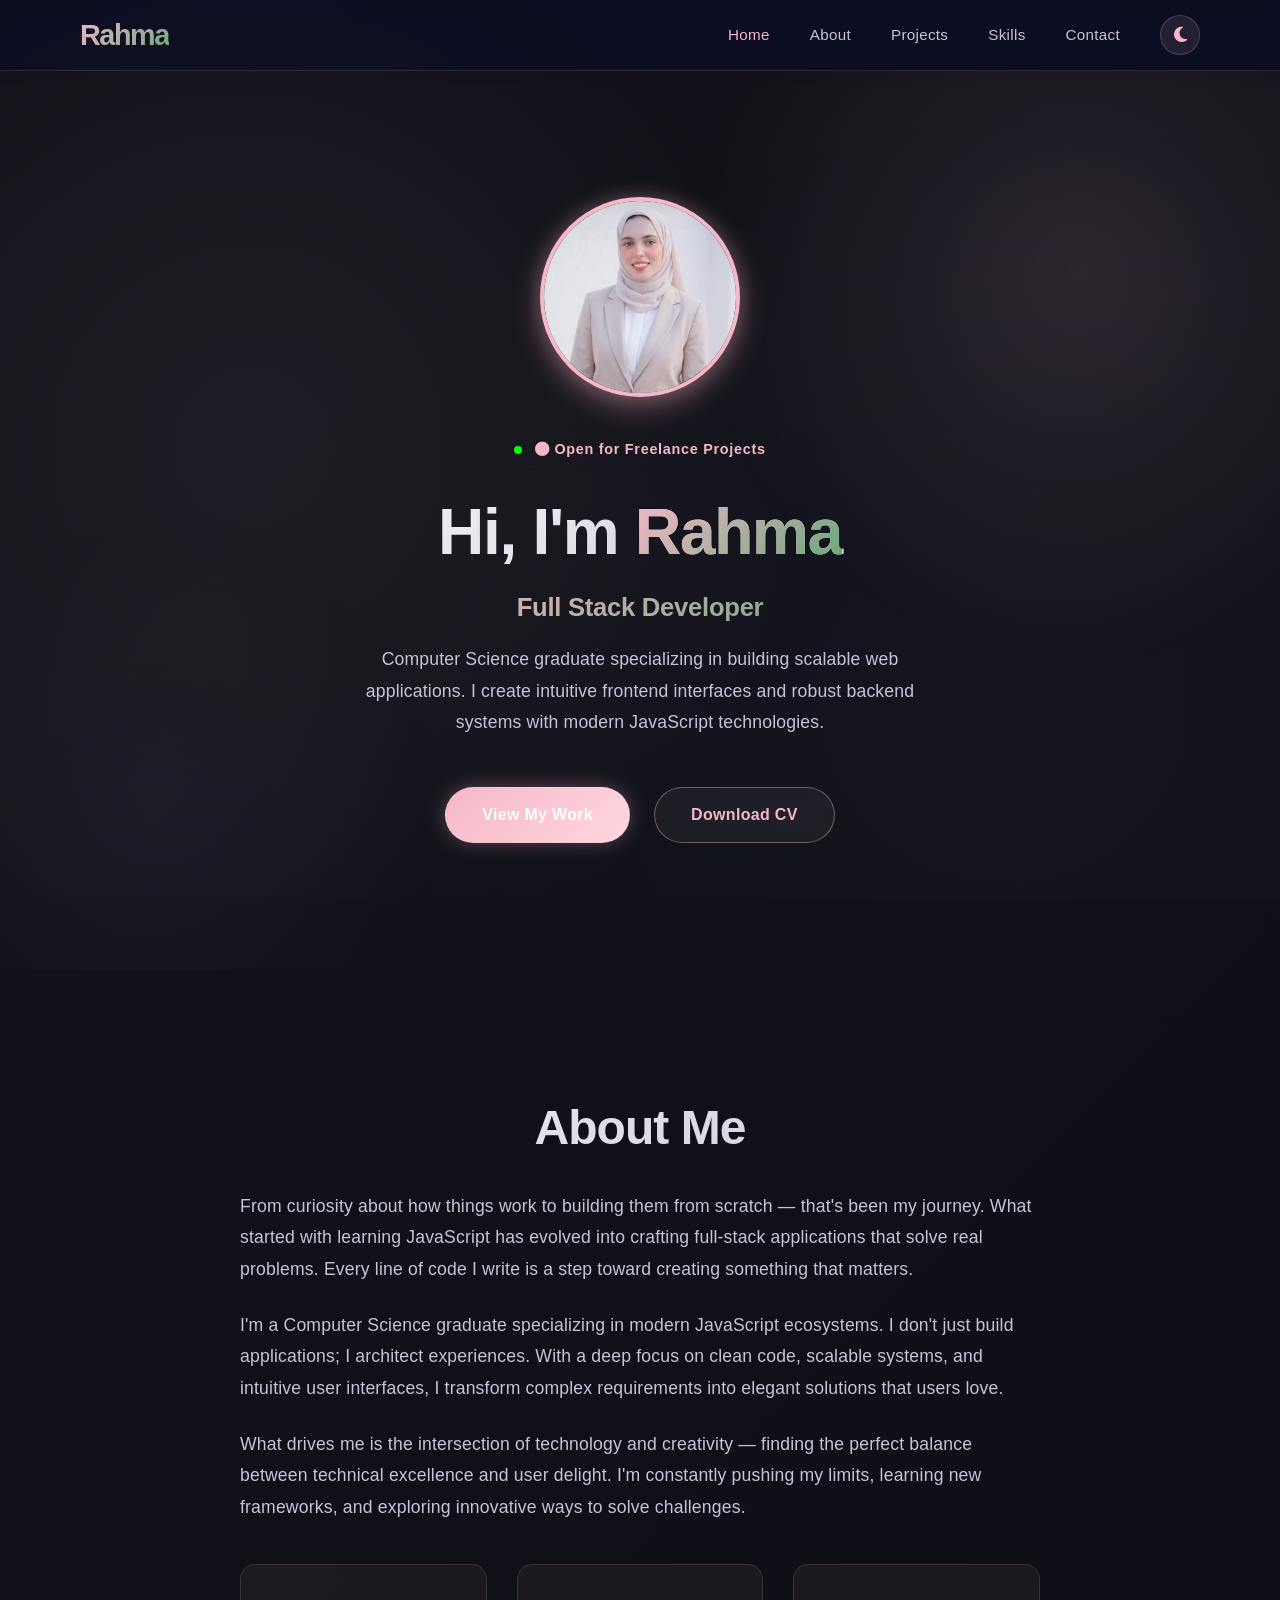
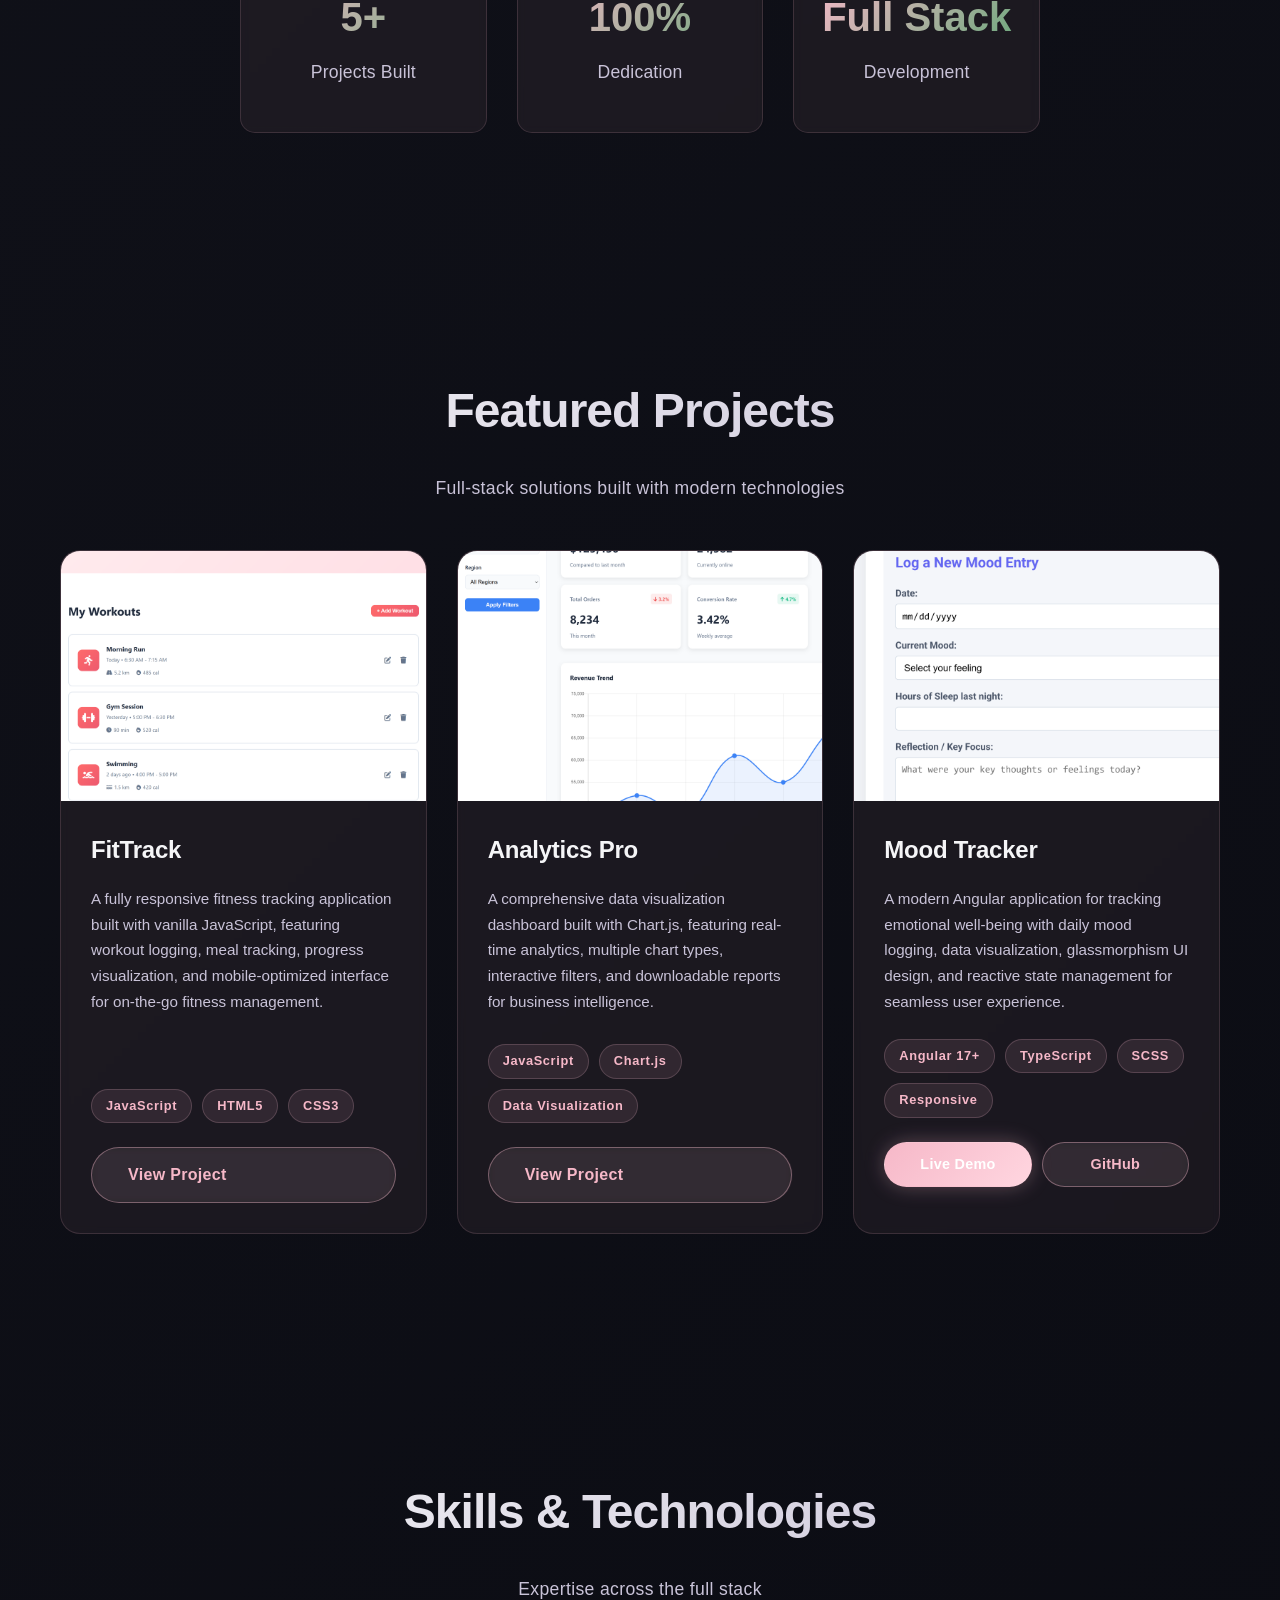
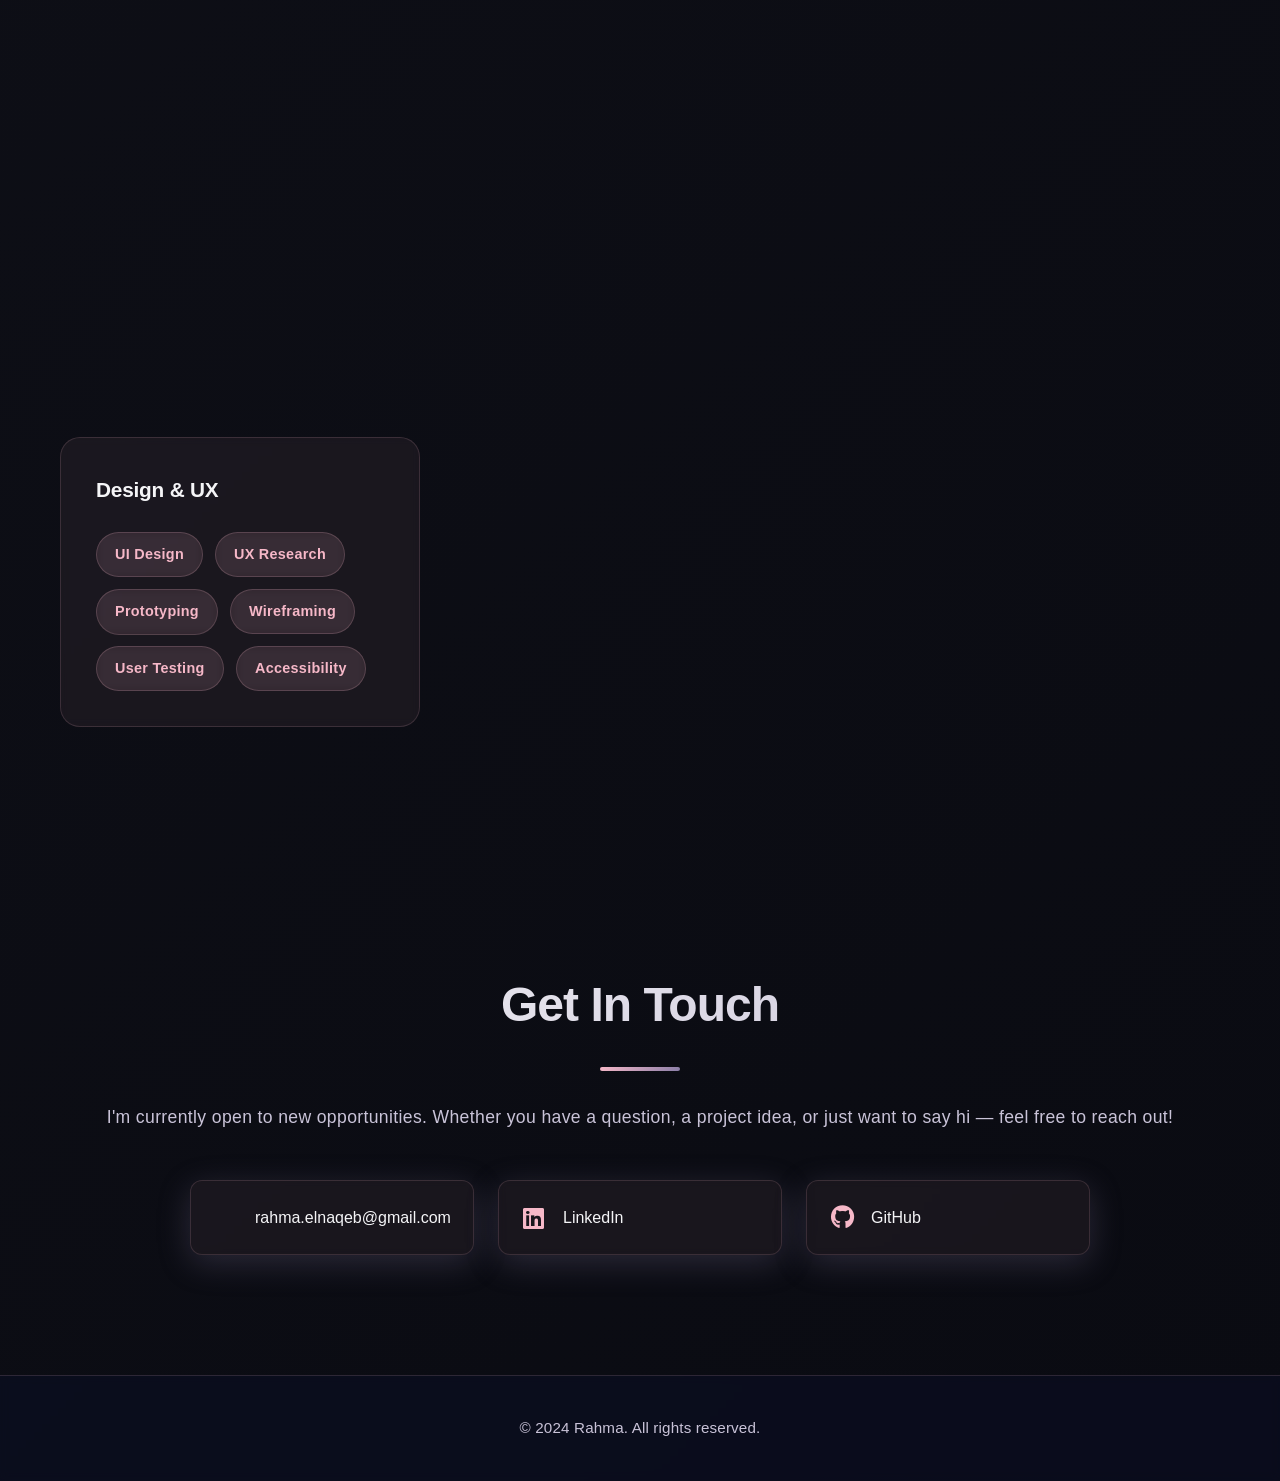
<file: index.html>
<!DOCTYPE html>
<html lang="en">
<head>
    <meta charset="UTF-8">
    <meta name="viewport" content="width=device-width, initial-scale=1.0">
    <title>Rahma | Full Stack Developer | MEAN Stack Specialist</title>
    <link rel="stylesheet" href="styles.css">
    <link rel="stylesheet" href="https://cdnjs.cloudflare.com/ajax/libs/font-awesome/6.4.0/css/all.min.css">
</head>
<body>
    <!-- Navigation -->
    <nav class="navbar">
        <div class="container">
            <div class="nav-wrapper">
                <div class="logo">Rahma</div>
                <button class="menu-toggle" id="menuToggle">
                    <span></span>
                    <span></span>
                    <span></span>
                </button>
                <ul class="nav-menu" id="navMenu">
                    <li><a href="#home" class="nav-link">Home</a></li>
                    <li><a href="#about" class="nav-link">About</a></li>
                    <li><a href="#projects" class="nav-link">Projects</a></li>
                    <li><a href="#skills" class="nav-link">Skills</a></li>
                    <li><a href="#contact" class="nav-link">Contact</a></li>
                    <li>
                        <button class="theme-toggle" id="themeToggle" aria-label="Toggle dark mode">
                            <i class="fas fa-moon"></i>
                        </button>
                    </li>
                </ul>
            </div>
        </div>
    </nav>

    <!-- Hero Section -->
    <section id="home" class="hero">
        <div class="container">
            <div class="hero-content">
                <div class="hero-image">
                    <img src="assets/images/about-me.jpg" alt="Rahma - Full Stack Developer" class="profile-circle">
                </div>
                <div class="status-badge">
                    <i class="fas fa-circle"></i> Open for Freelance Projects
                </div>
                <h1 class="hero-title">Hi, I'm <span class="highlight">Rahma</span></h1>
                <p class="hero-subtitle">Full Stack Developer</p>
                <p class="hero-description">Computer Science graduate specializing in building scalable web applications. I create intuitive frontend interfaces and robust backend systems with modern JavaScript technologies.</p>
                <div class="hero-buttons">
                    <a href="#projects" class="btn btn-primary">View My Work</a>
                    <a href="assets/Rahma-Ezzat-FullStack-Developer.pdf" download="Rahma-Ezzat-FullStack-Developer.pdf" class="btn btn-secondary">
        Download CV
    </a>
                </div>
            </div>
        </div>
    </section>

    <!-- About Section -->
    <section id="about" class="about">
        <div class="container">
            <h2 class="section-title">About Me</h2>
            <div class="about-content">
                <div class="about-text">
                    <p>From curiosity about how things work to building them from scratch — that's been my journey. What started with learning JavaScript has evolved into crafting full-stack applications that solve real problems. Every line of code I write is a step toward creating something that matters.</p>
                    <p>I'm a Computer Science graduate specializing in modern JavaScript ecosystems. I don't just build applications; I architect experiences. With a deep focus on clean code, scalable systems, and intuitive user interfaces, I transform complex requirements into elegant solutions that users love.</p>
                    <p>What drives me is the intersection of technology and creativity — finding the perfect balance between technical excellence and user delight. I'm constantly pushing my limits, learning new frameworks, and exploring innovative ways to solve challenges.</p>
                    <div class="about-stats">
                        <div class="stat">
                            <h3>5+</h3>
                            <p>Projects Built</p>
                        </div>
                        <div class="stat">
                            <h3>100%</h3>
                            <p>Dedication</p>
                        </div>
                        <div class="stat">
                            <h3>Full Stack</h3>
                            <p>Development</p>
                        </div>
                    </div>
                </div>
            </div>
        </div>
    </section>

    <!-- Projects Section -->
    <section id="projects" class="projects">
        <div class="container">
            <h2 class="section-title">Featured Projects</h2>
            <p class="section-subtitle">Full-stack solutions built with modern technologies</p>
            
            <div class="projects-grid">
                <!-- FitTrack Project -->
                <div class="project-card" onclick="navigateToProject('fittrack')">
                    <div class="project-image">
                        <img src="assets/images/fittrack-project.jpg.png" alt="FitTrack Fitness App" onerror="this.src='assets/images/project-placeholder.svg'">
                        <div class="tech-stack-overlay">
                            <span class="tech-badge">JavaScript</span>
                            <span class="tech-badge">HTML5</span>
                            <span class="tech-badge">CSS3</span>
                            <span class="tech-badge">Responsive</span>
                        </div>
                    </div>
                    <div class="project-content">
                        <h3>FitTrack</h3>
                        <p>A fully responsive fitness tracking application built with vanilla JavaScript, featuring workout logging, meal tracking, progress visualization, and mobile-optimized interface for on-the-go fitness management.</p>
                        <div class="project-tags">
                            <span class="tag">JavaScript</span>
                            <span class="tag">HTML5</span>
                            <span class="tag">CSS3</span>
                        </div>
                        <a href="fitness-app/index.html" class="btn btn-secondary">View Project</a>
                    </div>
                </div>

                <!-- Analytics Pro Project -->
                <div class="project-card" onclick="navigateToProject('analytics')">
                    <div class="project-image">
                        <img src="assets/images/analytics-project.jpg.png" alt="Analytics Pro Dashboard" onerror="this.src='assets/images/project-placeholder.svg'">
                        <div class="tech-stack-overlay">
                            <span class="tech-badge">JavaScript</span>
                            <span class="tech-badge">Chart.js</span>
                            <span class="tech-badge">HTML5</span>
                            <span class="tech-badge">CSS3</span>
                        </div>
                    </div>
                    <div class="project-content">
                        <h3>Analytics Pro</h3>
                        <p>A comprehensive data visualization dashboard built with Chart.js, featuring real-time analytics, multiple chart types, interactive filters, and downloadable reports for business intelligence.</p>
                        <div class="project-tags">
                            <span class="tag">JavaScript</span>
                            <span class="tag">Chart.js</span>
                            <span class="tag">Data Visualization</span>
                        </div>
                        <a href="dashboard/index.html" class="btn btn-secondary">View Project</a>
                    </div>
                </div>


                <!-- Mood Tracker Project -->
                <div class="project-card" onclick="navigateToProject('moodtracker')">
                    <div class="project-image">
                        <img src="assets/images/mood-tracker-app.png" alt="Mood Tracker App Solution" onerror="this.src='assets/images/project-placeholder.svg'">
                        <div class="tech-stack-overlay">
                            <span class="tech-badge">Angular 17+</span>
                            <span class="tech-badge">TypeScript</span>
                            <span class="tech-badge">SCSS</span>
                            <span class="tech-badge">Glassmorphism</span>
                        </div>
                    </div>
                    <div class="project-content">
                        <h3>Mood Tracker</h3>
                        <p>A modern Angular application for tracking emotional well-being with daily mood logging, data visualization, glassmorphism UI design, and reactive state management for seamless user experience.</p>
                        <div class="project-tags">
                            <span class="tag">Angular 17+</span>
                            <span class="tag">TypeScript</span>
                            <span class="tag">SCSS</span>
                            <span class="tag">Responsive</span>
                        </div>
                        <div style="display: flex; gap: 10px; margin-bottom: 1rem;">
                            <a href="https://mood-tracker-app-xi.vercel.app/" target="_blank" class="btn btn-primary" style="flex: 1; text-align: center; font-size: 0.9rem; padding: 10px 16px;">Live Demo</a>
                            <a href="https://github.com/rahmaelnaqeb-ctrl/mood-tracker-app" target="_blank" class="btn btn-secondary" style="flex: 1; text-align: center; font-size: 0.9rem; padding: 10px 16px;">GitHub</a>
                        </div>
                    </div>
                </div>
            </div>
        </div>
    </section>

    <!-- Skills Section -->
    <section id="skills" class="skills">
        <div class="container">
            <h2 class="section-title">Skills & Technologies</h2>
            <p class="section-subtitle">Expertise across the full stack</p>
            
            <div class="skills-grid">
                <!-- Backend Development -->
                <div class="skill-category">
                    <h3>Backend Development</h3>
                    <div class="skill-pills">
                        <span class="skill-pill">Node.js</span>
                        <span class="skill-pill">Express.js</span>
                        <span class="skill-pill">MongoDB</span>
                        <span class="skill-pill">Mongoose</span>
                        <span class="skill-pill">RESTful APIs</span>
                        <span class="skill-pill">JWT Auth</span>
                        <span class="skill-pill">Socket.io</span>
                    </div>
                </div>

                <!-- Frontend Development -->
                <div class="skill-category">
                    <h3>Frontend Development</h3>
                    <div class="skill-pills">
                        <span class="skill-pill">Angular</span>
                        <span class="skill-pill">React</span>
                        <span class="skill-pill">HTML5</span>
                        <span class="skill-pill">CSS3</span>
                        <span class="skill-pill">SCSS</span>
                        <span class="skill-pill">JavaScript</span>
                        <span class="skill-pill">TypeScript</span>
                    </div>
                </div>

                <!-- Tools & Frameworks -->
                <div class="skill-category">
                    <h3>Tools & Frameworks</h3>
                    <div class="skill-pills">
                        <span class="skill-pill">Git & GitHub</span>
                        <span class="skill-pill">VS Code</span>
                        <span class="skill-pill">Postman</span>
                        <span class="skill-pill">Tailwind CSS</span>
                        <span class="skill-pill">Chart.js</span>
                        <span class="skill-pill">npm</span>
                        <span class="skill-pill">Webpack</span>
                    </div>
                </div>

                <!-- Design & UX -->
                <div class="skill-category">
                    <h3>Design & UX</h3>
                    <div class="skill-pills">
                        <span class="skill-pill">UI Design</span>
                        <span class="skill-pill">UX Research</span>
                        <span class="skill-pill">Prototyping</span>
                        <span class="skill-pill">Wireframing</span>
                        <span class="skill-pill">User Testing</span>
                        <span class="skill-pill">Accessibility</span>
                    </div>
                </div>
            </div>
        </div>
    </section>

    <!-- Contact Section -->
    <section id="contact" class="contact-section">
        <div class="container">
            <h2 class="section-title">Get In Touch</h2>
            <div class="underline"></div>
            <p class="section-subtitle">I'm currently open to new opportunities. Whether you have a question, a project idea, or just want to say hi — feel free to reach out!</p>

            <div class="card-container">
                <a href="mailto:rahma.elnaqeb@gmail.com" class="contact-card">
                    <i class="fas fa-envelope"></i>
                    <span>rahma.elnaqeb@gmail.com</span>
                </a>
                
                <a href="https://www.linkedin.com/in/rahma-e-96244938b/" target="_blank" rel="noopener noreferrer" class="contact-card">
                    <i class="fab fa-linkedin"></i>
                    <span>LinkedIn</span>
                    <i class="fas fa-arrow-up-right"></i>
                </a>

                <a href="https://github.com/rahiima5" target="_blank" rel="noopener noreferrer" class="contact-card">
                    <i class="fab fa-github"></i>
                    <span>GitHub</span>
                    <i class="fas fa-arrow-up-right"></i>
                </a>
            </div>
        </div>
    </section>

    <!-- Footer -->
    <footer class="footer">
        <div class="container">
            <div class="footer-content">
                <p>&copy; 2024 Rahma. All rights reserved.</p>
            </div>
        </div>
    </footer>

    <script src="script.js"></script>
    <script>
        // Project Navigation (for Angular Router integration)
        function navigateToProject(projectName) {
            console.log('Navigating to project:', projectName);
            // This will be replaced with Angular Router in your actual implementation
            // router.navigate(['/projects', projectName]);
        }
    </script>
</body>
</html>
</file>
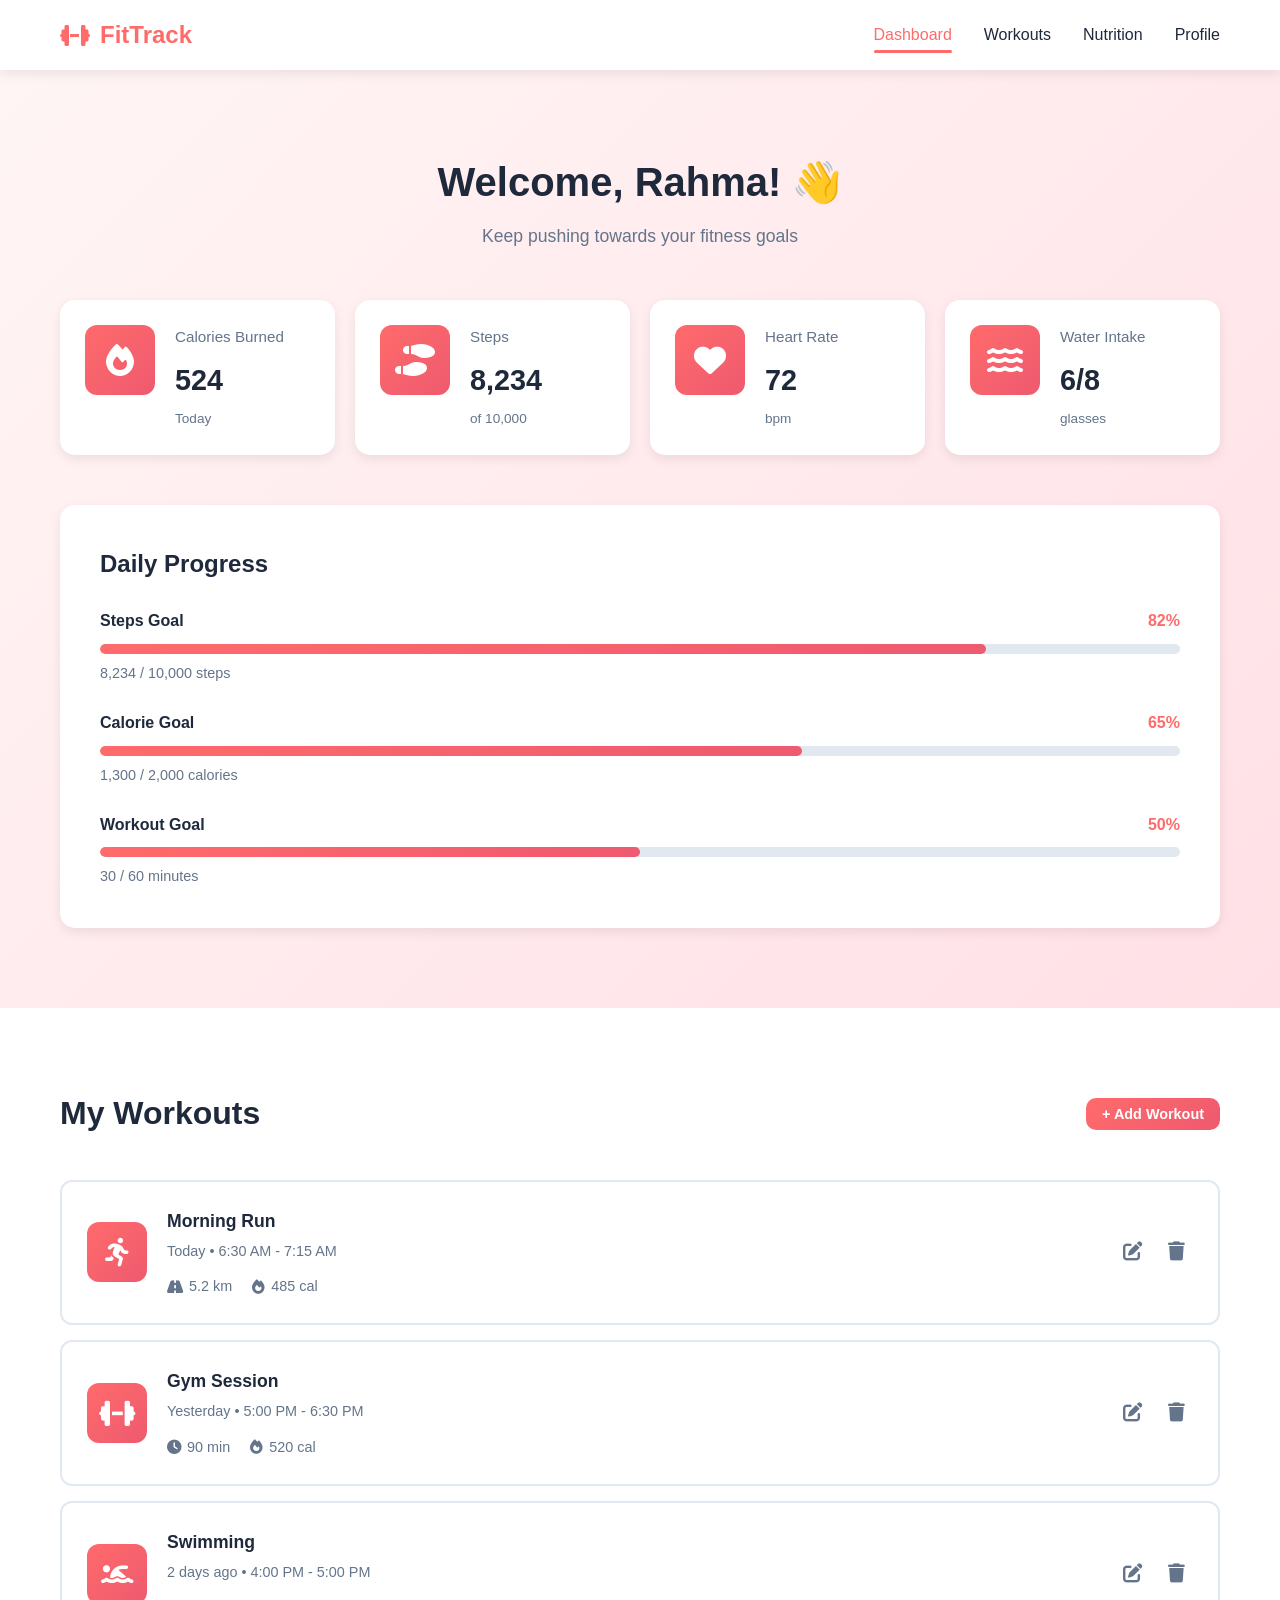
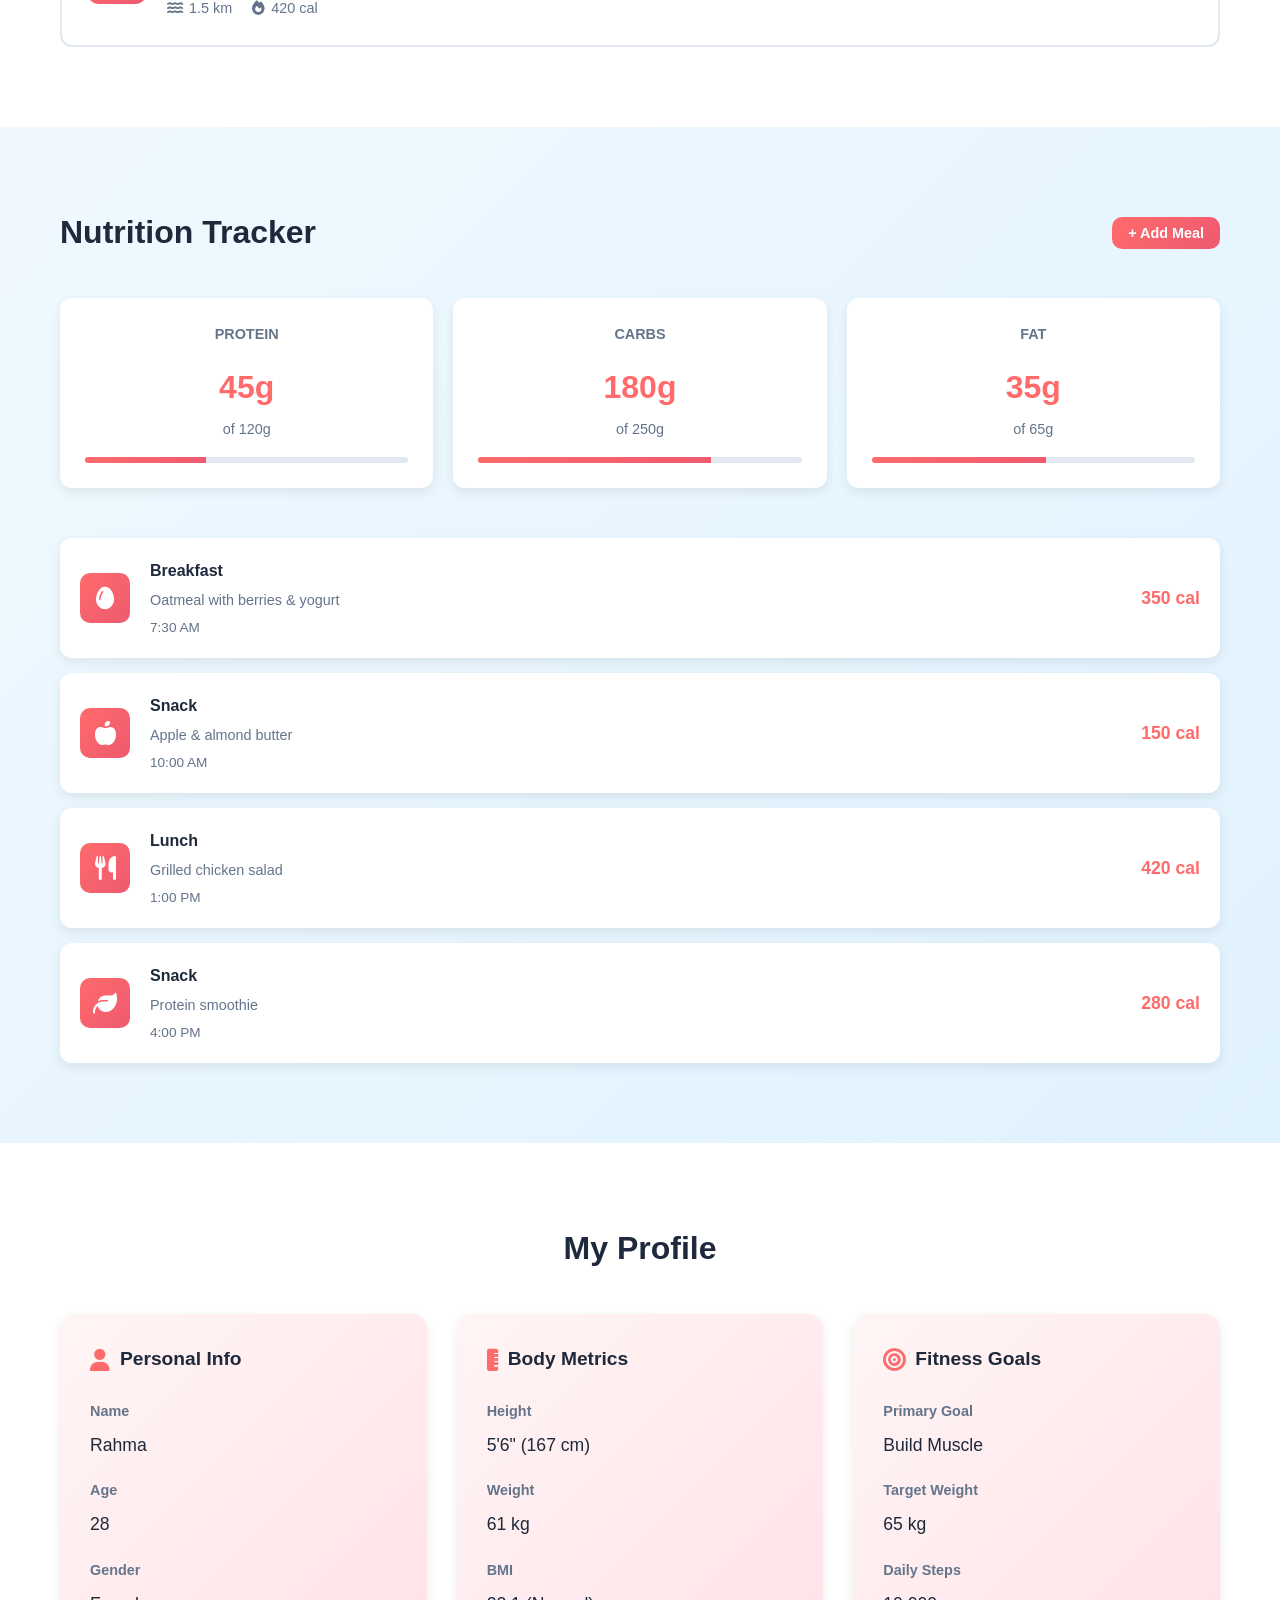
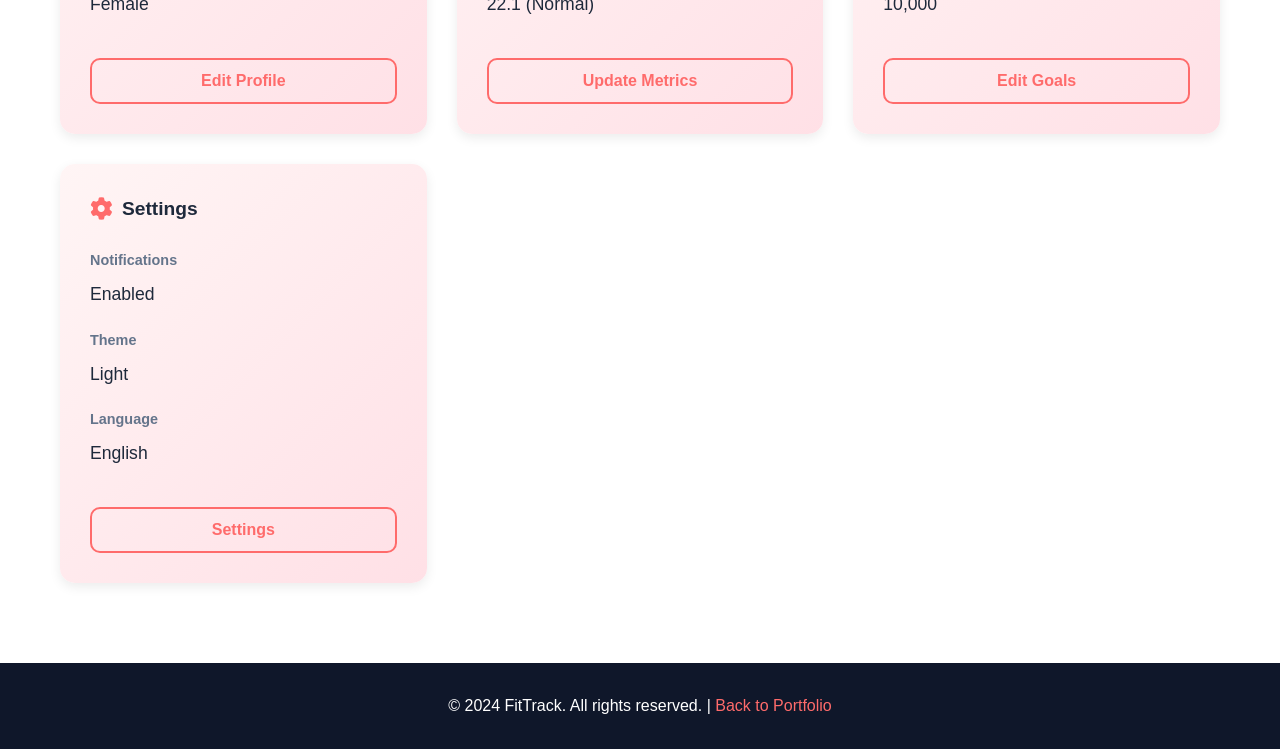
<file: fitness-app/index.html>
<!DOCTYPE html>
<html lang="en">
<head>
    <meta charset="UTF-8">
    <meta name="viewport" content="width=device-width, initial-scale=1.0">
    <title>FitTrack - Fitness Tracking App</title>
    <link rel="stylesheet" href="styles.css">
    <link rel="stylesheet" href="https://cdnjs.cloudflare.com/ajax/libs/font-awesome/6.4.0/css/all.min.css">
</head>
<body>
    <!-- Navigation -->
    <nav class="navbar">
        <div class="container">
            <div class="nav-wrapper">
                <div class="logo">
                    <i class="fas fa-dumbbell"></i> FitTrack
                </div>
                <button class="menu-toggle" id="menuToggle">
                    <span></span>
                    <span></span>
                    <span></span>
                </button>
                <ul class="nav-menu" id="navMenu">
                    <li><a href="#dashboard" class="nav-link active">Dashboard</a></li>
                    <li><a href="#workouts" class="nav-link">Workouts</a></li>
                    <li><a href="#nutrition" class="nav-link">Nutrition</a></li>
                    <li><a href="#profile" class="nav-link">Profile</a></li>
                </ul>
            </div>
        </div>
    </nav>

    <!-- Dashboard Section -->
    <section id="dashboard" class="dashboard">
        <div class="container">
            <div class="dashboard-header">
                <h1>Welcome, Rahma! 👋</h1>
                <p>Keep pushing towards your fitness goals</p>
            </div>

            <!-- Quick Stats -->
            <div class="stats-grid">
                <div class="stat-card">
                    <div class="stat-icon">
                        <i class="fas fa-fire"></i>
                    </div>
                    <div class="stat-content">
                        <h3>Calories Burned</h3>
                        <p class="stat-value">524</p>
                        <p class="stat-label">Today</p>
                    </div>
                </div>

                <div class="stat-card">
                    <div class="stat-icon">
                        <i class="fas fa-shoe-prints"></i>
                    </div>
                    <div class="stat-content">
                        <h3>Steps</h3>
                        <p class="stat-value">8,234</p>
                        <p class="stat-label">of 10,000</p>
                    </div>
                </div>

                <div class="stat-card">
                    <div class="stat-icon">
                        <i class="fas fa-heart"></i>
                    </div>
                    <div class="stat-content">
                        <h3>Heart Rate</h3>
                        <p class="stat-value">72</p>
                        <p class="stat-label">bpm</p>
                    </div>
                </div>

                <div class="stat-card">
                    <div class="stat-icon">
                        <i class="fas fa-water"></i>
                    </div>
                    <div class="stat-content">
                        <h3>Water Intake</h3>
                        <p class="stat-value">6/8</p>
                        <p class="stat-label">glasses</p>
                    </div>
                </div>
            </div>

            <!-- Daily Progress -->
            <div class="progress-section">
                <h2>Daily Progress</h2>
                <div class="progress-card">
                    <div class="progress-header">
                        <span>Steps Goal</span>
                        <span class="progress-percent">82%</span>
                    </div>
                    <div class="progress-bar">
                        <div class="progress-fill" style="width: 82%"></div>
                    </div>
                    <p class="progress-text">8,234 / 10,000 steps</p>
                </div>

                <div class="progress-card">
                    <div class="progress-header">
                        <span>Calorie Goal</span>
                        <span class="progress-percent">65%</span>
                    </div>
                    <div class="progress-bar">
                        <div class="progress-fill" style="width: 65%"></div>
                    </div>
                    <p class="progress-text">1,300 / 2,000 calories</p>
                </div>

                <div class="progress-card">
                    <div class="progress-header">
                        <span>Workout Goal</span>
                        <span class="progress-percent">50%</span>
                    </div>
                    <div class="progress-bar">
                        <div class="progress-fill" style="width: 50%"></div>
                    </div>
                    <p class="progress-text">30 / 60 minutes</p>
                </div>
            </div>
        </div>
    </section>

    <!-- Workouts Section -->
    <section id="workouts" class="workouts">
        <div class="container">
            <div class="section-header">
                <h2>My Workouts</h2>
                <button class="btn btn-primary btn-sm" onclick="toggleAddWorkout()">+ Add Workout</button>
            </div>

            <!-- Workout List -->
            <div class="workout-list">
                <div class="workout-item">
                    <div class="workout-icon">
                        <i class="fas fa-running"></i>
                    </div>
                    <div class="workout-info">
                        <h3>Morning Run</h3>
                        <p>Today • 6:30 AM - 7:15 AM</p>
                        <div class="workout-details">
                            <span><i class="fas fa-road"></i> 5.2 km</span>
                            <span><i class="fas fa-fire"></i> 485 cal</span>
                        </div>
                    </div>
                    <div class="workout-actions">
                        <button class="btn-icon" onclick="editWorkout(this)">
                            <i class="fas fa-edit"></i>
                        </button>
                        <button class="btn-icon delete" onclick="deleteWorkout(this)">
                            <i class="fas fa-trash"></i>
                        </button>
                    </div>
                </div>

                <div class="workout-item">
                    <div class="workout-icon">
                        <i class="fas fa-dumbbell"></i>
                    </div>
                    <div class="workout-info">
                        <h3>Gym Session</h3>
                        <p>Yesterday • 5:00 PM - 6:30 PM</p>
                        <div class="workout-details">
                            <span><i class="fas fa-clock"></i> 90 min</span>
                            <span><i class="fas fa-fire"></i> 520 cal</span>
                        </div>
                    </div>
                    <div class="workout-actions">
                        <button class="btn-icon" onclick="editWorkout(this)">
                            <i class="fas fa-edit"></i>
                        </button>
                        <button class="btn-icon delete" onclick="deleteWorkout(this)">
                            <i class="fas fa-trash"></i>
                        </button>
                    </div>
                </div>

                <div class="workout-item">
                    <div class="workout-icon">
                        <i class="fas fa-swimmer"></i>
                    </div>
                    <div class="workout-info">
                        <h3>Swimming</h3>
                        <p>2 days ago • 4:00 PM - 5:00 PM</p>
                        <div class="workout-details">
                            <span><i class="fas fa-water"></i> 1.5 km</span>
                            <span><i class="fas fa-fire"></i> 420 cal</span>
                        </div>
                    </div>
                    <div class="workout-actions">
                        <button class="btn-icon" onclick="editWorkout(this)">
                            <i class="fas fa-edit"></i>
                        </button>
                        <button class="btn-icon delete" onclick="deleteWorkout(this)">
                            <i class="fas fa-trash"></i>
                        </button>
                    </div>
                </div>
            </div>
        </div>
    </section>

    <!-- Nutrition Section -->
    <section id="nutrition" class="nutrition">
        <div class="container">
            <div class="section-header">
                <h2>Nutrition Tracker</h2>
                <button class="btn btn-primary btn-sm" onclick="toggleAddMeal()">+ Add Meal</button>
            </div>

            <!-- Nutrition Overview -->
            <div class="nutrition-overview">
                <div class="macro-card">
                    <h3>Protein</h3>
                    <div class="macro-value">45g</div>
                    <div class="macro-label">of 120g</div>
                    <div class="mini-progress">
                        <div class="mini-fill" style="width: 37.5%"></div>
                    </div>
                </div>
                <div class="macro-card">
                    <h3>Carbs</h3>
                    <div class="macro-value">180g</div>
                    <div class="macro-label">of 250g</div>
                    <div class="mini-progress">
                        <div class="mini-fill" style="width: 72%"></div>
                    </div>
                </div>
                <div class="macro-card">
                    <h3>Fat</h3>
                    <div class="macro-value">35g</div>
                    <div class="macro-label">of 65g</div>
                    <div class="mini-progress">
                        <div class="mini-fill" style="width: 53.8%"></div>
                    </div>
                </div>
            </div>

            <!-- Meals List -->
            <div class="meals-list">
                <div class="meal-item">
                    <div class="meal-icon">
                        <i class="fas fa-egg"></i>
                    </div>
                    <div class="meal-info">
                        <h3>Breakfast</h3>
                        <p>Oatmeal with berries & yogurt</p>
                        <p class="meal-time">7:30 AM</p>
                    </div>
                    <div class="meal-cals">350 cal</div>
                </div>

                <div class="meal-item">
                    <div class="meal-icon">
                        <i class="fas fa-apple-alt"></i>
                    </div>
                    <div class="meal-info">
                        <h3>Snack</h3>
                        <p>Apple & almond butter</p>
                        <p class="meal-time">10:00 AM</p>
                    </div>
                    <div class="meal-cals">150 cal</div>
                </div>

                <div class="meal-item">
                    <div class="meal-icon">
                        <i class="fas fa-utensils"></i>
                    </div>
                    <div class="meal-info">
                        <h3>Lunch</h3>
                        <p>Grilled chicken salad</p>
                        <p class="meal-time">1:00 PM</p>
                    </div>
                    <div class="meal-cals">420 cal</div>
                </div>

                <div class="meal-item">
                    <div class="meal-icon">
                        <i class="fas fa-leaf"></i>
                    </div>
                    <div class="meal-info">
                        <h3>Snack</h3>
                        <p>Protein smoothie</p>
                        <p class="meal-time">4:00 PM</p>
                    </div>
                    <div class="meal-cals">280 cal</div>
                </div>
            </div>
        </div>
    </section>

    <!-- Profile Section -->
    <section id="profile" class="profile">
        <div class="container">
            <h2>My Profile</h2>
            
            <div class="profile-grid">
                <div class="profile-card">
                    <h3><i class="fas fa-user"></i> Personal Info</h3>
                    <div class="info-group">
                        <label>Name</label>
                        <p>Rahma</p>
                    </div>
                    <div class="info-group">
                        <label>Age</label>
                        <p>28</p>
                    </div>
                    <div class="info-group">
                        <label>Gender</label>
                        <p>Female</p>
                    </div>
                    <button class="btn btn-secondary btn-block" onclick="editProfile()">Edit Profile</button>
                </div>

                <div class="profile-card">
                    <h3><i class="fas fa-ruler-vertical"></i> Body Metrics</h3>
                    <div class="info-group">
                        <label>Height</label>
                        <p>5'6" (167 cm)</p>
                    </div>
                    <div class="info-group">
                        <label>Weight</label>
                        <p>61 kg</p>
                    </div>
                    <div class="info-group">
                        <label>BMI</label>
                        <p>22.1 (Normal)</p>
                    </div>
                    <button class="btn btn-secondary btn-block" onclick="updateMetrics()">Update Metrics</button>
                </div>

                <div class="profile-card">
                    <h3><i class="fas fa-bullseye"></i> Fitness Goals</h3>
                    <div class="info-group">
                        <label>Primary Goal</label>
                        <p>Build Muscle</p>
                    </div>
                    <div class="info-group">
                        <label>Target Weight</label>
                        <p>65 kg</p>
                    </div>
                    <div class="info-group">
                        <label>Daily Steps</label>
                        <p>10,000</p>
                    </div>
                    <button class="btn btn-secondary btn-block" onclick="editGoals()">Edit Goals</button>
                </div>

                <div class="profile-card">
                    <h3><i class="fas fa-gear"></i> Settings</h3>
                    <div class="info-group">
                        <label>Notifications</label>
                        <p>Enabled</p>
                    </div>
                    <div class="info-group">
                        <label>Theme</label>
                        <p>Light</p>
                    </div>
                    <div class="info-group">
                        <label>Language</label>
                        <p>English</p>
                    </div>
                    <button class="btn btn-secondary btn-block" onclick="openSettings()">Settings</button>
                </div>
            </div>
        </div>
    </section>

    <!-- Add Workout Modal -->
    <div class="modal" id="addWorkoutModal">
        <div class="modal-content">
            <button class="close-btn" onclick="toggleAddWorkout()">&times;</button>
            <h2>Add New Workout</h2>
            <form class="form" id="workoutForm">
                <div class="form-group">
                    <label>Workout Type</label>
                    <select required>
                        <option>Running</option>
                        <option>Gym</option>
                        <option>Swimming</option>
                        <option>Cycling</option>
                        <option>Yoga</option>
                    </select>
                </div>
                <div class="form-group">
                    <label>Duration (minutes)</label>
                    <input type="number" required>
                </div>
                <div class="form-group">
                    <label>Calories Burned</label>
                    <input type="number" required>
                </div>
                <button type="submit" class="btn btn-primary btn-block">Add Workout</button>
            </form>
        </div>
    </div>

    <!-- Add Meal Modal -->
    <div class="modal" id="addMealModal">
        <div class="modal-content">
            <button class="close-btn" onclick="toggleAddMeal()">&times;</button>
            <h2>Add Meal</h2>
            <form class="form" id="mealForm">
                <div class="form-group">
                    <label>Meal Type</label>
                    <select required>
                        <option>Breakfast</option>
                        <option>Lunch</option>
                        <option>Dinner</option>
                        <option>Snack</option>
                    </select>
                </div>
                <div class="form-group">
                    <label>Food Name</label>
                    <input type="text" placeholder="e.g., Grilled Chicken" required>
                </div>
                <div class="form-group">
                    <label>Calories</label>
                    <input type="number" required>
                </div>
                <button type="submit" class="btn btn-primary btn-block">Add Meal</button>
            </form>
        </div>
    </div>

    <!-- Footer -->
    <footer class="footer">
        <div class="container">
            <p>&copy; 2024 FitTrack. All rights reserved. | <a href="../index.html">Back to Portfolio</a></p>
        </div>
    </footer>

    <script src="script.js"></script>
</body>
</html>
</file>
<file: styles.css>
/* ==================== Modern Glassmorphism Portfolio - Theme Support ==================== */

/* ==================== CSS Variables - Dark Theme (Default) ==================== */
:root {
    /* Colors - Dark Theme (Space Luxury) */
    --bg-dark: #11121A;      /* space black */
    --bg-darker: #0a0b12;    /* deeper space black */
    --bg-card: rgba(246, 184, 200, 0.06);
    --bg-card-hover: rgba(246, 184, 200, 0.10);
    
    /* Accent Colors - Space Luxury Palette */
    --primary: #F6B8C8;      /* baby pink - main accent */
    --primary-light: #FFD6E0; /* lighter pink */
    --secondary: #8B7FA8;    /* galaxy purple */
    --accent: #68A77A;       /* tech green (Node hint) */
    --accent-purple: #8B7FA8;/* galaxy purple secondary */
    
    /* Text Colors */
    --text-primary: #f5f5f7;
    --text-secondary: #c9c3d8;
    --text-muted: #8B7FA8;
    
    /* Borders & Effects */
    --border-glass: 1px solid rgba(246, 184, 200, 0.15);
    --shadow-glass: 0 8px 32px 0 rgba(139, 127, 168, 0.25);
    --shadow-glow: 0 0 20px rgba(246, 184, 200, 0.25);
    --blur-glass: blur(4.5px);
    
    /* Transitions */
    --transition: all 0.3s ease;
    --transition-fast: all 0.15s ease;
}

/* ==================== CSS Variables - Light Theme ==================== */
[data-theme="light"] {
    /* Colors - Light Theme (Cream & Luxury) */
    --bg-dark: #F8F1E8;      /* creamy background */
    --bg-darker: #EDE6DC;    /* softer cream */
    --bg-card: rgba(139, 127, 168, 0.04);
    --bg-card-hover: rgba(139, 127, 168, 0.08);
    
    /* Accent & Palette (same as dark for consistency) */
    --primary: #F6B8C8;      /* baby pink (main accent) */
    --primary-light: #FFD6E0; /* lighter pink */
    --secondary: #8B7FA8;    /* galaxy purple */
    --secondary-alt: #8B7FA8; /* galaxy purple (same) */
    --accent: #68A77A;       /* tech green */
    --accent-purple: #8B7FA8;/* galaxy purple */

    /* translucent helpers */
    --primary-10: rgba(246,184,200,0.10);
    --primary-08: rgba(246,184,200,0.08);
    --secondary-10: rgba(139,127,168,0.10);
    
    /* Text Colors */
    --text-primary: #2a2a2e;
    --text-secondary: #5a555f;
    --text-muted: #8B7FA8;
    
    /* Borders & Effects */
    --border-glass: 1px solid rgba(246, 184, 200, 0.08);
    --shadow-glass: 0 8px 32px 0 rgba(139, 127, 168, 0.08);
    --shadow-glow: 0 0 20px rgba(246, 184, 200, 0.14);
    --blur-glass: blur(4.5px);
    
    /* Transitions */
    --transition: all 0.3s ease;
    --transition-fast: all 0.15s ease;
}

/* ==================== Reset & Base ==================== */
* {
    margin: 0;
    padding: 0;
    box-sizing: border-box;
}

html {
    scroll-behavior: smooth;
}

body {
    font-family: -apple-system, BlinkMacSystemFont, 'Segoe UI', 'Helvetica Neue', sans-serif;
    background: linear-gradient(135deg, var(--bg-dark) 0%, var(--bg-darker) 100%);
    color: var(--text-primary);
    line-height: 1.6;
    overflow-x: hidden;
    min-height: 100vh;
}

/* Background Gradient Overlay */
body::before {
    content: '';
    position: fixed;
    top: 0;
    left: 0;
    width: 100%;
    height: 100%;
    background: radial-gradient(circle at 20% 50%, rgba(246, 184, 200, 0.08) 0%, transparent 50%),
                radial-gradient(circle at 80% 80%, rgba(139, 127, 168, 0.05) 0%, transparent 50%);
    pointer-events: none;
    z-index: -1;
}

/* Light theme gentle overlays */
[data-theme="light"] body::before {
    background: radial-gradient(circle at 20% 50%, rgba(246, 184, 200, 0.04) 0%, transparent 50%),
                radial-gradient(circle at 80% 80%, rgba(139, 127, 168, 0.03) 0%, transparent 50%);
}

/* ==================== Container ==================== */
.container {
    max-width: 1200px;
    margin: 0 auto;
    padding: 0 20px;
}

/* ==================== Typography ==================== */
.section-title {
    font-size: 3rem;
    font-weight: 700;
    text-align: center;
    margin-bottom: 1.5rem;
    background: linear-gradient(135deg, var(--text-primary), var(--text-secondary));
    -webkit-background-clip: text;
    -webkit-text-fill-color: transparent;
    background-clip: text;
    letter-spacing: -0.02em;
}

.section-subtitle {
    font-size: 1.1rem;
    text-align: center;
    color: var(--text-secondary);
    margin-bottom: 3rem;
    font-weight: 400;
    letter-spacing: 0.02em;
}

.highlight {
    background: linear-gradient(135deg, var(--primary), var(--accent));
    -webkit-background-clip: text;
    -webkit-text-fill-color: transparent;
    background-clip: text;
}

/* ==================== Navigation ==================== */
.navbar {
    position: fixed;
    top: 0;
    width: 100%;
    background: rgba(10, 14, 39, 0.7);
    backdrop-filter: var(--blur-glass);
    -webkit-backdrop-filter: var(--blur-glass);
    border-bottom: var(--border-glass);
    z-index: 1000;
    transition: var(--transition);
}

[data-theme="light"] .navbar {
    background: rgba(248, 250, 252, 0.7);
}

.navbar:hover {
    background: rgba(10, 14, 39, 0.8);
    box-shadow: var(--shadow-glass);
}

[data-theme="light"] .navbar:hover {
    background: rgba(248, 250, 252, 0.9);
}

.nav-wrapper {
    display: flex;
    justify-content: space-between;
    align-items: center;
    height: 70px;
    padding: 0 20px;
}

.logo {
    font-size: 1.8rem;
    font-weight: 700;
    background: linear-gradient(135deg, var(--primary), var(--accent));
    -webkit-background-clip: text;
    -webkit-text-fill-color: transparent;
    background-clip: text;
    letter-spacing: -0.05em;
}

.nav-menu {
    display: flex;
    list-style: none;
    gap: 2.5rem;
    align-items: center;
}

.nav-link {
    color: var(--text-secondary);
    text-decoration: none;
    font-weight: 500;
    position: relative;
    transition: var(--transition);
    font-size: 0.95rem;
    letter-spacing: 0.02em;
}

.nav-link::after {
    content: '';
    position: absolute;
    bottom: -5px;
    left: 0;
    width: 0;
    height: 2px;
    background: linear-gradient(90deg, var(--primary), var(--accent));
    transition: width 0.3s ease;
}

.nav-link:hover::after,
.nav-link.active::after {
    width: 100%;
}

.nav-link:hover {
    color: var(--text-primary);
}

/* Menu Toggle */
.menu-toggle {
    display: none;
    flex-direction: column;
    gap: 5px;
    background: none;
    border: none;
    cursor: pointer;
}

.menu-toggle span {
    width: 25px;
    height: 2px;
    background: var(--primary);
    transition: var(--transition);
}

/* Theme Toggle Button */
.theme-toggle {
    background: rgba(246, 184, 200, 0.1);
    border: 1px solid rgba(246, 184, 200, 0.2);
    color: var(--primary);
    width: 40px;
    height: 40px;
    border-radius: 50%;
    cursor: pointer;
    display: flex;
    align-items: center;
    justify-content: center;
    transition: var(--transition);
    font-size: 1.1rem;
}

.theme-toggle:hover {
    background: rgba(246, 184, 200, 0.2);
    border-color: rgba(246, 184, 200, 0.4);
    transform: scale(1.1);
}

.theme-toggle i {
    transition: var(--transition-fast);
}

.theme-toggle i.fa-sun {
    color: #fbbf24;
}

.theme-toggle i.fa-moon {
    color: var(--primary);
}

/* ==================== Hero Section ==================== */
.hero {
    min-height: 100vh;
    display: flex;
    align-items: center;
    justify-content: center;
    margin-top: 70px;
    padding: 80px 0;
    position: relative;
    overflow: hidden;
}

.hero::before {
    content: '';
    position: absolute;
    width: 800px;
    height: 800px;
    background: radial-gradient(circle, rgba(246, 184, 200, 0.12) 0%, transparent 70%);
    border-radius: 50%;
    top: -200px;
    right: -200px;
    animation: float 8s ease-in-out infinite;
}

.hero::after {
    content: '';
    position: absolute;
    width: 600px;
    height: 600px;
    background: radial-gradient(circle, rgba(139, 127, 168, 0.08) 0%, transparent 70%);
    border-radius: 50%;
    bottom: -150px;
    left: -150px;
    animation: float 10s ease-in-out infinite reverse;
}

.hero-content {
    position: relative;
    z-index: 2;
    text-align: center;
    max-width: 800px;
    animation: slideUp 0.8s ease;
}

.hero-title {
    font-size: 4rem;
    font-weight: 800;
    margin-bottom: 1rem;
    line-height: 1.2;
    letter-spacing: -0.02em;
    background: linear-gradient(135deg, var(--text-primary), var(--text-secondary));
    -webkit-background-clip: text;
    -webkit-text-fill-color: transparent;
    background-clip: text;
}

.hero-subtitle {
    font-size: 1.6rem;
    font-weight: 600;
    background: linear-gradient(135deg, var(--primary), var(--accent));
    -webkit-background-clip: text;
    -webkit-text-fill-color: transparent;
    background-clip: text;
    margin-bottom: 1rem;
    letter-spacing: -0.01em;
}

.hero-description {
    font-size: 1.1rem;
    color: var(--text-secondary);
    margin-bottom: 2.5rem;
    max-width: 600px;
    margin-left: auto;
    margin-right: auto;
    line-height: 1.8;
    letter-spacing: 0.01em;
}

.hero-image {
    margin-bottom: 2rem;
    display: flex;
    justify-content: center;
}

.profile-circle {
    width: 200px;
    height: 200px;
    border-radius: 50%;
    object-fit: cover;
    object-position: top;
    border: 4px solid var(--primary);
    box-shadow: 0 10px 30px rgba(255, 182, 193, 0.32), 0 0 20px rgba(255, 182, 193, 0.22);
    transition: var(--transition);
    animation: float-smooth 3s ease-in-out infinite;
}

.profile-circle:hover {
    border-color: var(--accent);
    box-shadow: 0 15px 40px rgba(246, 184, 200, 0.4), 0 0 30px rgba(104, 167, 122, 0.3);
    transform: translateY(-10px);
}}

[data-theme="light"] .profile-circle {
    border-color: var(--primary);
    box-shadow: 0 10px 30px rgba(107, 126, 255, 0.2), 0 0 15px rgba(107, 126, 255, 0.15);
}

[data-theme="light"] .profile-circle:hover {
    box-shadow: 0 15px 40px rgba(107, 126, 255, 0.25), 0 0 25px rgba(0, 217, 255, 0.2);
}

.status-badge {
    display: inline-block;
    padding: 8px 16px;
    background: var(--primary-08);
    border: 1px solid rgba(0, 0, 0, 0.06);
    border-radius: 50px;
    color: var(--primary);
    font-size: 0.9rem;
    font-weight: 600;
    margin-bottom: 1.5rem;
    animation: pulse-glow 2s cubic-bezier(0.4, 0, 0.6, 1) infinite;
    letter-spacing: 0.05em;
}

.status-badge::before {
    content: '';
    display: inline-block;
    width: 8px;
    height: 8px;
    background: #00ff00;
    border-radius: 50%;
    margin-right: 8px;
    animation: pulse 2s cubic-bezier(0.4, 0, 0.6, 1) infinite;
}

.hero-buttons {
    display: flex;
    gap: 1.5rem;
    justify-content: center;
    flex-wrap: wrap;
    margin-top: 3rem;
}

/* ==================== Buttons ==================== */
.btn {
    padding: 14px 36px;
    border-radius: 50px;
    text-decoration: none;
    font-weight: 600;
    transition: var(--transition);
    border: 1.5px solid;
    cursor: pointer;
    font-size: 1rem;
    letter-spacing: 0.02em;
    position: relative;
    overflow: hidden;
}

.btn::before {
    content: '';
    position: absolute;
    top: 0;
    left: -100%;
    width: 100%;
    height: 100%;
    background: linear-gradient(90deg, transparent, rgba(255, 255, 255, 0.1), transparent);
    transition: left 0.5s ease;
}

.btn:hover::before {
    left: 100%;
}

.btn-primary {
    background: linear-gradient(135deg, var(--primary), var(--primary-light));
    color: white;
    border-color: transparent;
    box-shadow: 0 0 20px rgba(246, 184, 200, 0.3);
}

.btn-primary:hover {
    transform: translateY(-3px);
    box-shadow: 0 0 40px rgba(246, 184, 200, 0.5);
}

.btn-secondary {
    background: rgba(255, 255, 255, 0.05);
    color: var(--primary);
    border-color: rgba(246, 184, 200, 0.4);
    backdrop-filter: var(--blur-glass);
    -webkit-backdrop-filter: var(--blur-glass);
}

.btn-secondary:hover {
    background: rgba(246, 184, 200, 0.1);
    color: var(--primary-light);
    box-shadow: 0 0 20px rgba(246, 184, 200, 0.3);
    transform: translateY(-3px);
}

/* ==================== About Section ==================== */
.about {
    padding: 120px 0;
    position: relative;
    z-index: 1;
}

.about-content {
    display: grid;
    grid-template-columns: 1fr;
    gap: 50px;
    align-items: flex-start;
    max-width: 800px;
    margin: 0 auto;
}

.about-text p {
    font-size: 1.1rem;
    color: var(--text-secondary);
    margin-bottom: 1.5rem;
    line-height: 1.8;
    letter-spacing: 0.01em;
}

.about-stats {
    display: grid;
    grid-template-columns: repeat(3, 1fr);
    gap: 30px;
    margin-top: 40px;
}

.stat {
    padding: 20px;
    background: var(--bg-card);
    border: var(--border-glass);
    border-radius: 15px;
    backdrop-filter: var(--blur-glass);
    -webkit-backdrop-filter: var(--blur-glass);
    text-align: center;
    transition: var(--transition);
}

.stat:hover {
    background: var(--bg-card-hover);
    border-color: rgba(246, 184, 200, 0.3);
    box-shadow: var(--shadow-glow);
}

.stat h3 {
    font-size: 2.5rem;
    background: linear-gradient(135deg, var(--primary), var(--accent));
    -webkit-background-clip: text;
    -webkit-text-fill-color: transparent;
    background-clip: text;
    margin-bottom: 0.5rem;
}

.stat p {
    color: var(--text-secondary);
    font-weight: 500;
}

.profile-photo {
    width: 300px;
    height: 300px;
    object-fit: cover;
    border-radius: 20px;
    border: var(--border-glass);
    display: block;
    margin: 0 auto;
    transition: var(--transition);
    box-shadow: var(--shadow-glass);
    backdrop-filter: var(--blur-glass);
    -webkit-backdrop-filter: var(--blur-glass);
}

.profile-photo:hover {
    transform: translateY(-8px) scale(1.02);
    border-color: rgba(107, 126, 255, 0.4);
    box-shadow: var(--shadow-glass), var(--shadow-glow);
}

/* ==================== Projects Section ==================== */
.projects {
    padding: 120px 0;
    position: relative;
    z-index: 1;
}

.projects-grid {
    display: grid;
    grid-template-columns: repeat(auto-fit, minmax(340px, 1fr));
    gap: 30px;
}

.project-card {
    background: var(--bg-card);
    border: var(--border-glass);
    border-radius: 20px;
    overflow: hidden;
    backdrop-filter: var(--blur-glass);
    -webkit-backdrop-filter: var(--blur-glass);
    transition: var(--transition);
    display: flex;
    flex-direction: column;
    cursor: pointer;
    group: true;
}

.project-card:hover {
    background: var(--bg-card-hover);
    border-color: rgba(107, 126, 255, 0.4);
    transform: translateY(-8px);
    box-shadow: var(--shadow-glass), var(--shadow-glow);
}

.project-image {
    width: 100%;
    height: 250px;
    position: relative;
    overflow: hidden;
    background: linear-gradient(135deg, rgba(107, 126, 255, 0.1), rgba(255, 107, 157, 0.05));
}

.project-image img {
    width: 100%;
    height: 100%;
    object-fit: cover;
    transition: transform 0.5s cubic-bezier(0.4, 0, 0.2, 1);
}

.project-card:hover .project-image img {
    transform: scale(1.1);
}

/* Tech Stack Overlay */
.tech-stack-overlay {
    position: absolute;
    top: 0;
    left: 0;
    right: 0;
    bottom: 0;
    background: radial-gradient(circle, rgba(107, 126, 255, 0.3) 0%, rgba(0, 0, 0, 0.7) 100%);
    display: flex;
    align-items: center;
    justify-content: center;
    gap: 12px;
    opacity: 0;
    transition: opacity 0.3s ease;
    backdrop-filter: var(--blur-glass);
    -webkit-backdrop-filter: var(--blur-glass);
    padding: 20px;
    flex-wrap: wrap;
}

.project-card:hover .tech-stack-overlay {
    opacity: 1;
}

.tech-badge {
    display: inline-block;
    padding: 6px 12px;
    background: rgba(255, 255, 255, 0.1);
    border: 1px solid rgba(255, 255, 255, 0.2);
    border-radius: 20px;
    color: var(--text-primary);
    font-size: 0.75rem;
    font-weight: 600;
    backdrop-filter: var(--blur-glass);
    -webkit-backdrop-filter: var(--blur-glass);
    letter-spacing: 0.05em;
}

.project-content {
    padding: 30px;
    flex-grow: 1;
    display: flex;
    flex-direction: column;
}

.project-content h3 {
    font-size: 1.5rem;
    margin-bottom: 1rem;
    color: var(--text-primary);
    letter-spacing: -0.01em;
}

.project-content p {
    color: var(--text-secondary);
    margin-bottom: 1.5rem;
    flex-grow: 1;
    line-height: 1.7;
    font-size: 0.95rem;
}

.project-tags {
    display: flex;
    gap: 10px;
    margin-bottom: 1.5rem;
    flex-wrap: wrap;
}

.tag {
    background: rgba(246, 184, 200, 0.1);
    color: var(--primary);
    padding: 6px 14px;
    border-radius: 20px;
    font-size: 0.8rem;
    font-weight: 600;
    border: 1px solid rgba(246, 184, 200, 0.2);
    transition: var(--transition);
    letter-spacing: 0.05em;
}

.tag:hover {
    background: rgba(246, 184, 200, 0.2);
    border-color: rgba(246, 184, 200, 0.4);
}

/* ==================== Skills Section ==================== */
.skills {
    padding: 120px 0;
    position: relative;
    z-index: 1;
}

.skills-grid {
    display: grid;
    grid-template-columns: repeat(auto-fit, minmax(300px, 1fr));
    gap: 40px;
}

.skill-category {
    background: var(--bg-card);
    border: var(--border-glass);
    padding: 35px;
    border-radius: 20px;
    backdrop-filter: var(--blur-glass);
    -webkit-backdrop-filter: var(--blur-glass);
    transition: var(--transition);
}

.skill-category:hover {
    background: var(--bg-card-hover);
    border-color: rgba(107, 126, 255, 0.3);
    box-shadow: var(--shadow-glow);
}

.skill-category h3 {
    font-size: 1.3rem;
    margin-bottom: 25px;
    color: var(--text-primary);
    letter-spacing: -0.01em;
}

.skill-pills {
    display: flex;
    flex-wrap: wrap;
    gap: 12px;
}

.skill-pill {
    padding: 10px 18px;
    background: rgba(246, 184, 200, 0.08);
    border: 1px solid rgba(246, 184, 200, 0.2);
    border-radius: 50px;
    color: var(--primary);
    font-size: 0.9rem;
    font-weight: 600;
    transition: var(--transition);
    cursor: default;
    backdrop-filter: var(--blur-glass);
    -webkit-backdrop-filter: var(--blur-glass);
    letter-spacing: 0.02em;
}

.skill-pill:hover {
    background: rgba(246, 184, 200, 0.15);
    border-color: rgba(246, 184, 200, 0.4);
    box-shadow: 0 0 15px rgba(246, 184, 200, 0.3);
    transform: translateY(-3px);
}

/* Old skill-list for compatibility */
.skill-list {
    display: flex;
    flex-direction: column;
    gap: 20px;
}

.skill-item {
    display: flex;
    flex-direction: column;
    gap: 8px;
}

.skill-item span {
    font-weight: 600;
    color: var(--text-primary);
    font-size: 0.95rem;
}

.progress-bar {
    width: 100%;
    height: 6px;
    background: rgba(255, 255, 255, 0.05);
    border-radius: 10px;
    overflow: hidden;
    border: 1px solid rgba(107, 126, 255, 0.1);
}

.progress {
    height: 100%;
    background: linear-gradient(90deg, var(--primary), var(--secondary));
    border-radius: 10px;
    box-shadow: 0 0 10px rgba(246, 184, 200, 0.4);
    transition: width 1s ease;
}

/* ==================== Contact Section ==================== */
.contact-section {
    padding: 120px 0;
    position: relative;
    z-index: 1;
}

.underline {
    width: 80px;
    height: 4px;
    background: linear-gradient(135deg, var(--primary), var(--secondary));
    margin: 1rem auto 2rem;
    border-radius: 2px;
}

.card-container {
    display: grid;
    grid-template-columns: repeat(auto-fit, minmax(280px, 1fr));
    gap: 24px;
    margin-top: 3rem;
    max-width: 900px;
    margin-left: auto;
    margin-right: auto;
}

.contact-card {
    display: flex;
    align-items: center;
    gap: 16px;
    padding: 24px;
    background: var(--bg-card);
    border: var(--border-glass);
    border-radius: 12px;
    text-decoration: none;
    transition: var(--transition);
    box-shadow: var(--shadow-glass);
    cursor: pointer;
    position: relative;
    backdrop-filter: var(--blur-glass);
    -webkit-backdrop-filter: var(--blur-glass);
}

.contact-card:hover {
    background: var(--bg-card-hover);
    border-color: var(--accent);
    box-shadow: var(--shadow-glow);
    transform: translateY(-4px);
}

.contact-card i:first-of-type {
    font-size: 1.5rem;
    color: var(--primary);
    min-width: 24px;
}

.contact-card span {
    color: var(--text-primary);
    font-weight: 500;
    font-size: 1rem;
    flex: 1;
}

.contact-card i:last-of-type {
    font-size: 0.875rem;
    color: var(--text-secondary);
    margin-left: auto;
    opacity: 0;
    transform: translate(-5px, -5px);
    transition: var(--transition);
}

.contact-card:hover i:last-of-type {
    opacity: 1;
    transform: translate(0, 0);
    color: var(--accent);
}

/* ==================== Footer ==================== */
.footer {
    padding: 40px 0;
    border-top: var(--border-glass);
    background: rgba(10, 14, 39, 0.5);
    backdrop-filter: var(--blur-glass);
    -webkit-backdrop-filter: var(--blur-glass);
    position: relative;
    z-index: 1;
}

.footer-content {
    display: flex;
    justify-content: center;
    align-items: center;
    flex-wrap: wrap;
    gap: 20px;
    text-align: center;
}

.footer-content p {
    color: var(--text-secondary);
    font-size: 0.95rem;
    letter-spacing: 0.01em;
}

.social-links {
    display: flex;
    gap: 20px;
    align-items: center;
}

.social-link {
    display: inline-flex;
    width: 45px;
    height: 45px;
    align-items: center;
    justify-content: center;
    background: rgba(107, 126, 255, 0.1);
    border: 1px solid rgba(107, 126, 255, 0.2);
    border-radius: 50%;
    color: var(--primary);
    text-decoration: none;
    transition: var(--transition);
    font-size: 1.2rem;
}

.social-link:hover {
    background: rgba(107, 126, 255, 0.2);
    border-color: rgba(107, 126, 255, 0.4);
    transform: translateY(-4px);
    box-shadow: 0 0 15px rgba(107, 126, 255, 0.4);
}

/* ==================== Animations ==================== */
@keyframes float {
    0%, 100% {
        transform: translateY(0px);
    }
    50% {
        transform: translateY(30px);
    }
}

@keyframes slideUp {
    from {
        opacity: 0;
        transform: translateY(30px);
    }
    to {
        opacity: 1;
        transform: translateY(0);
    }
}

@keyframes pulse {
    0%, 100% {
        opacity: 1;
    }
    50% {
        opacity: 0.5;
    }
}

@keyframes pulse-glow {
    0%, 100% {
        box-shadow: 0 0 10px rgba(107, 126, 255, 0.3);
    }
    50% {
        box-shadow: 0 0 20px rgba(107, 126, 255, 0.6);
    }
}

@keyframes float-smooth {
    0%, 100% {
        transform: translateY(0px);
    }
    50% {
        transform: translateY(-15px);
    }
}

/* ==================== Responsive Design ==================== */
@media (max-width: 768px) {
    .nav-menu {
        display: none;
    }

    .menu-toggle {
        display: flex;
    }

    .nav-menu.active {
        display: flex;
        flex-direction: column;
        position: absolute;
        top: 70px;
        left: 0;
        right: 0;
        background: rgba(10, 14, 39, 0.95);
        backdrop-filter: var(--blur-glass);
        padding: 20px;
        gap: 0;
    }

    .nav-link {
        padding: 12px 0;
        border-bottom: 1px solid rgba(255, 255, 255, 0.05);
    }

    .hero-title {
        font-size: 2.5rem;
    }

    .hero-subtitle {
        font-size: 1.2rem;
    }

    .profile-circle {
        width: 160px;
        height: 160px;
    }

    .section-title {
        font-size: 2rem;
    }

    .about-content {
        grid-template-columns: 1fr;
    }

    .about-stats {
        grid-template-columns: 1fr;
    }

    .card-container {
        grid-template-columns: 1fr;
        gap: 16px;
    }

    .hero-buttons {
        flex-direction: column;
    }

    .btn {
        width: 100%;
        text-align: center;
    }
}

@media (max-width: 480px) {
    .hero-title {
        font-size: 2rem;
    }

    .profile-circle {
        width: 140px;
        height: 140px;
    }

    .hero-subtitle {
        font-size: 1rem;
    }

    .section-title {
        font-size: 1.5rem;
    }

    .btn {
        padding: 12px 24px;
        font-size: 0.9rem;
    }
}
</file>
<file: fitness-app/styles.css>
/* ==================== Variables ==================== */
:root {
    --primary-color: #ff6b6b;
    --secondary-color: #ee5a6f;
    --accent-color: #fa5252;
    --success-color: #51cf66;
    --dark-bg: #0f172a;
    --light-bg: #f8fafc;
    --text-dark: #1e293b;
    --text-light: #64748b;
    --border-color: #e2e8f0;
    --shadow: 0 10px 30px rgba(255, 107, 107, 0.15);
    --shadow-sm: 0 4px 12px rgba(0, 0, 0, 0.08);
    --transition: all 0.3s ease;
}

/* ==================== Reset & Base ==================== */
* {
    margin: 0;
    padding: 0;
    box-sizing: border-box;
}

html {
    scroll-behavior: smooth;
}

body {
    font-family: 'Segoe UI', Tahoma, Geneva, Verdana, sans-serif;
    color: var(--text-dark);
    background-color: #ffffff;
    line-height: 1.6;
    overflow-x: hidden;
}

.container {
    max-width: 1200px;
    margin: 0 auto;
    padding: 0 20px;
}

/* ==================== Navigation ==================== */
.navbar {
    position: sticky;
    top: 0;
    width: 100%;
    background: rgba(255, 255, 255, 0.98);
    backdrop-filter: blur(10px);
    box-shadow: var(--shadow-sm);
    z-index: 1000;
}

.nav-wrapper {
    display: flex;
    justify-content: space-between;
    align-items: center;
    height: 70px;
}

.logo {
    font-size: 1.5rem;
    font-weight: 700;
    color: var(--primary-color);
    display: flex;
    align-items: center;
    gap: 10px;
}

.nav-menu {
    display: flex;
    list-style: none;
    gap: 2rem;
}

.nav-link {
    text-decoration: none;
    color: var(--text-dark);
    font-weight: 500;
    transition: var(--transition);
    position: relative;
}

.nav-link:hover,
.nav-link.active {
    color: var(--primary-color);
}

.nav-link.active::after {
    content: '';
    position: absolute;
    bottom: -10px;
    left: 0;
    width: 100%;
    height: 3px;
    background: var(--primary-color);
    border-radius: 2px;
}

/* Menu Toggle */
.menu-toggle {
    display: none;
    flex-direction: column;
    background: none;
    border: none;
    cursor: pointer;
    gap: 6px;
}

.menu-toggle span {
    width: 25px;
    height: 3px;
    background: var(--text-dark);
    border-radius: 2px;
    transition: var(--transition);
}

/* ==================== Buttons ==================== */
.btn {
    display: inline-block;
    padding: 12px 24px;
    border-radius: 10px;
    text-decoration: none;
    font-weight: 600;
    transition: var(--transition);
    border: none;
    cursor: pointer;
    font-size: 1rem;
}

.btn-primary {
    background: linear-gradient(135deg, var(--primary-color), var(--secondary-color));
    color: white;
}

.btn-primary:hover {
    transform: translateY(-2px);
    box-shadow: var(--shadow);
}

.btn-secondary {
    background: transparent;
    color: var(--primary-color);
    border: 2px solid var(--primary-color);
}

.btn-secondary:hover {
    background: var(--primary-color);
    color: white;
}

.btn-sm {
    padding: 8px 16px;
    font-size: 0.9rem;
}

.btn-block {
    width: 100%;
}

.btn-icon {
    background: none;
    border: none;
    color: var(--text-light);
    cursor: pointer;
    font-size: 1.2rem;
    padding: 8px;
    transition: var(--transition);
}

.btn-icon:hover {
    color: var(--primary-color);
}

.btn-icon.delete:hover {
    color: #ef4444;
}

/* ==================== Dashboard Section ==================== */
.dashboard {
    padding: 80px 0;
    background: linear-gradient(135deg, #fff5f5 0%, #ffe0e6 100%);
}

.dashboard-header {
    margin-bottom: 50px;
    text-align: center;
}

.dashboard-header h1 {
    font-size: 2.5rem;
    margin-bottom: 0.5rem;
    color: var(--text-dark);
}

.dashboard-header p {
    font-size: 1.1rem;
    color: var(--text-light);
}

/* Stats Grid */
.stats-grid {
    display: grid;
    grid-template-columns: repeat(auto-fit, minmax(250px, 1fr));
    gap: 20px;
    margin-bottom: 50px;
}

.stat-card {
    background: white;
    padding: 25px;
    border-radius: 15px;
    box-shadow: var(--shadow-sm);
    display: flex;
    gap: 20px;
    transition: var(--transition);
}

.stat-card:hover {
    transform: translateY(-5px);
    box-shadow: var(--shadow);
}

.stat-icon {
    width: 70px;
    height: 70px;
    background: linear-gradient(135deg, var(--primary-color), var(--secondary-color));
    border-radius: 12px;
    display: flex;
    align-items: center;
    justify-content: center;
    font-size: 2rem;
    color: white;
    flex-shrink: 0;
}

.stat-content h3 {
    font-size: 0.95rem;
    color: var(--text-light);
    margin-bottom: 0.5rem;
    font-weight: 500;
}

.stat-value {
    font-size: 1.8rem;
    font-weight: 700;
    color: var(--text-dark);
    margin-bottom: 0.3rem;
}

.stat-label {
    font-size: 0.85rem;
    color: var(--text-light);
}

/* Progress Section */
.progress-section {
    background: white;
    padding: 40px;
    border-radius: 15px;
    box-shadow: var(--shadow-sm);
}

.progress-section h2 {
    font-size: 1.5rem;
    margin-bottom: 25px;
    color: var(--text-dark);
}

.progress-card {
    margin-bottom: 25px;
}

.progress-card:last-child {
    margin-bottom: 0;
}

.progress-header {
    display: flex;
    justify-content: space-between;
    margin-bottom: 10px;
    font-weight: 600;
}

.progress-percent {
    color: var(--primary-color);
}

.progress-bar {
    width: 100%;
    height: 10px;
    background: #e2e8f0;
    border-radius: 10px;
    overflow: hidden;
    margin-bottom: 8px;
}

.progress-fill {
    height: 100%;
    background: linear-gradient(90deg, var(--primary-color), var(--secondary-color));
    border-radius: 10px;
    transition: width 1s ease;
}

.progress-text {
    font-size: 0.9rem;
    color: var(--text-light);
}

/* ==================== Workouts Section ==================== */
.workouts {
    padding: 80px 0;
    background: #ffffff;
}

.section-header {
    display: flex;
    justify-content: space-between;
    align-items: center;
    margin-bottom: 40px;
}

.section-header h2 {
    font-size: 2rem;
    color: var(--text-dark);
}

/* Workout List */
.workout-list {
    display: flex;
    flex-direction: column;
    gap: 15px;
}

.workout-item {
    background: white;
    padding: 25px;
    border-radius: 12px;
    border: 2px solid var(--border-color);
    display: flex;
    align-items: center;
    gap: 20px;
    transition: var(--transition);
}

.workout-item:hover {
    border-color: var(--primary-color);
    box-shadow: var(--shadow-sm);
}

.workout-icon {
    width: 60px;
    height: 60px;
    background: linear-gradient(135deg, var(--primary-color), var(--secondary-color));
    border-radius: 12px;
    display: flex;
    align-items: center;
    justify-content: center;
    font-size: 1.8rem;
    color: white;
    flex-shrink: 0;
}

.workout-info {
    flex-grow: 1;
}

.workout-info h3 {
    font-size: 1.1rem;
    margin-bottom: 0.3rem;
    color: var(--text-dark);
}

.workout-info p {
    color: var(--text-light);
    font-size: 0.9rem;
    margin-bottom: 0.8rem;
}

.workout-details {
    display: flex;
    gap: 20px;
    font-size: 0.9rem;
    color: var(--text-light);
}

.workout-details span {
    display: flex;
    align-items: center;
    gap: 6px;
}

.workout-actions {
    display: flex;
    gap: 10px;
}

/* ==================== Nutrition Section ==================== */
.nutrition {
    padding: 80px 0;
    background: linear-gradient(135deg, #f0f9ff 0%, #e0f2fe 100%);
}

/* Nutrition Overview */
.nutrition-overview {
    display: grid;
    grid-template-columns: repeat(auto-fit, minmax(200px, 1fr));
    gap: 20px;
    margin-bottom: 50px;
}

.macro-card {
    background: white;
    padding: 25px;
    border-radius: 12px;
    text-align: center;
    box-shadow: var(--shadow-sm);
}

.macro-card h3 {
    color: var(--text-light);
    font-size: 0.9rem;
    margin-bottom: 1rem;
    text-transform: uppercase;
    font-weight: 600;
}

.macro-value {
    font-size: 2rem;
    font-weight: 700;
    color: var(--primary-color);
    margin-bottom: 0.3rem;
}

.macro-label {
    font-size: 0.9rem;
    color: var(--text-light);
    margin-bottom: 1rem;
}

.mini-progress {
    width: 100%;
    height: 6px;
    background: #e2e8f0;
    border-radius: 10px;
    overflow: hidden;
}

.mini-fill {
    height: 100%;
    background: linear-gradient(90deg, var(--primary-color), var(--secondary-color));
}

/* Meals List */
.meals-list {
    display: flex;
    flex-direction: column;
    gap: 15px;
}

.meal-item {
    background: white;
    padding: 20px;
    border-radius: 12px;
    display: flex;
    align-items: center;
    gap: 20px;
    box-shadow: var(--shadow-sm);
}

.meal-icon {
    width: 50px;
    height: 50px;
    background: linear-gradient(135deg, var(--primary-color), var(--secondary-color));
    border-radius: 10px;
    display: flex;
    align-items: center;
    justify-content: center;
    font-size: 1.5rem;
    color: white;
    flex-shrink: 0;
}

.meal-info {
    flex-grow: 1;
}

.meal-info h3 {
    font-size: 1rem;
    margin-bottom: 0.3rem;
    color: var(--text-dark);
}

.meal-info p {
    color: var(--text-light);
    font-size: 0.9rem;
}

.meal-time {
    font-size: 0.85rem !important;
    margin-top: 0.3rem;
}

.meal-cals {
    font-weight: 700;
    color: var(--primary-color);
    font-size: 1.1rem;
}

/* ==================== Profile Section ==================== */
.profile {
    padding: 80px 0;
    background: white;
}

.profile h2 {
    font-size: 2rem;
    margin-bottom: 40px;
    color: var(--text-dark);
    text-align: center;
}

.profile-grid {
    display: grid;
    grid-template-columns: repeat(auto-fit, minmax(300px, 1fr));
    gap: 30px;
}

.profile-card {
    background: linear-gradient(135deg, #fff5f5 0%, #ffe0e6 100%);
    padding: 30px;
    border-radius: 15px;
    box-shadow: var(--shadow-sm);
}

.profile-card h3 {
    font-size: 1.2rem;
    margin-bottom: 25px;
    color: var(--text-dark);
    display: flex;
    align-items: center;
    gap: 10px;
}

.profile-card h3 i {
    color: var(--primary-color);
    font-size: 1.4rem;
}

.info-group {
    margin-bottom: 20px;
}

.info-group label {
    display: block;
    color: var(--text-light);
    font-size: 0.9rem;
    margin-bottom: 0.5rem;
    font-weight: 600;
}

.info-group p {
    font-size: 1.1rem;
    color: var(--text-dark);
    font-weight: 500;
}

.profile-card .btn {
    margin-top: 20px;
}

/* ==================== Modal ==================== */
.modal {
    display: none;
    position: fixed;
    top: 0;
    left: 0;
    right: 0;
    bottom: 0;
    background: rgba(0, 0, 0, 0.5);
    z-index: 2000;
    align-items: center;
    justify-content: center;
}

.modal.active {
    display: flex;
}

.modal-content {
    background: white;
    border-radius: 15px;
    padding: 40px;
    max-width: 500px;
    width: 90%;
    position: relative;
    max-height: 90vh;
    overflow-y: auto;
}

.close-btn {
    position: absolute;
    top: 20px;
    right: 20px;
    background: none;
    border: none;
    font-size: 2rem;
    cursor: pointer;
    color: var(--text-light);
    transition: var(--transition);
}

.close-btn:hover {
    color: var(--text-dark);
}

.modal-content h2 {
    margin-bottom: 25px;
    color: var(--text-dark);
}

/* Forms */
.form {
    display: flex;
    flex-direction: column;
    gap: 20px;
}

.form-group {
    display: flex;
    flex-direction: column;
    gap: 8px;
}

.form-group label {
    font-weight: 600;
    color: var(--text-dark);
}

.form-group input,
.form-group select {
    padding: 12px;
    border: 2px solid var(--border-color);
    border-radius: 8px;
    font-size: 1rem;
    transition: var(--transition);
    font-family: inherit;
}

.form-group input:focus,
.form-group select:focus {
    outline: none;
    border-color: var(--primary-color);
    box-shadow: 0 0 0 3px rgba(255, 107, 107, 0.1);
}

/* ==================== Footer ==================== */
.footer {
    background: var(--dark-bg);
    color: white;
    padding: 30px 0;
    text-align: center;
}

.footer a {
    color: var(--primary-color);
    text-decoration: none;
    transition: var(--transition);
}

.footer a:hover {
    text-decoration: underline;
}

/* ==================== Responsive Design ==================== */
@media (max-width: 768px) {
    .menu-toggle {
        display: flex;
    }

    .nav-menu {
        position: absolute;
        top: 70px;
        left: 0;
        right: 0;
        background: rgba(255, 255, 255, 0.98);
        flex-direction: column;
        gap: 0;
        max-height: 0;
        overflow: hidden;
        transition: max-height 0.3s ease;
    }

    .nav-menu.active {
        max-height: 300px;
    }

    .nav-menu li {
        padding: 15px 20px;
        border-bottom: 1px solid var(--border-color);
    }

    .section-header {
        flex-direction: column;
        gap: 20px;
    }

    .section-header h2 {
        font-size: 1.5rem;
    }

    .workout-item {
        flex-wrap: wrap;
    }

    .workout-actions {
        width: 100%;
        margin-top: 10px;
    }

    .profile-grid {
        grid-template-columns: 1fr;
    }
}

@media (max-width: 480px) {
    .container {
        padding: 0 15px;
    }

    .dashboard-header h1 {
        font-size: 1.8rem;
    }

    .stats-grid {
        grid-template-columns: 1fr;
    }

    .nutrition-overview {
        grid-template-columns: 1fr;
    }

    .btn {
        padding: 10px 16px;
        font-size: 0.9rem;
    }
}
</file>
